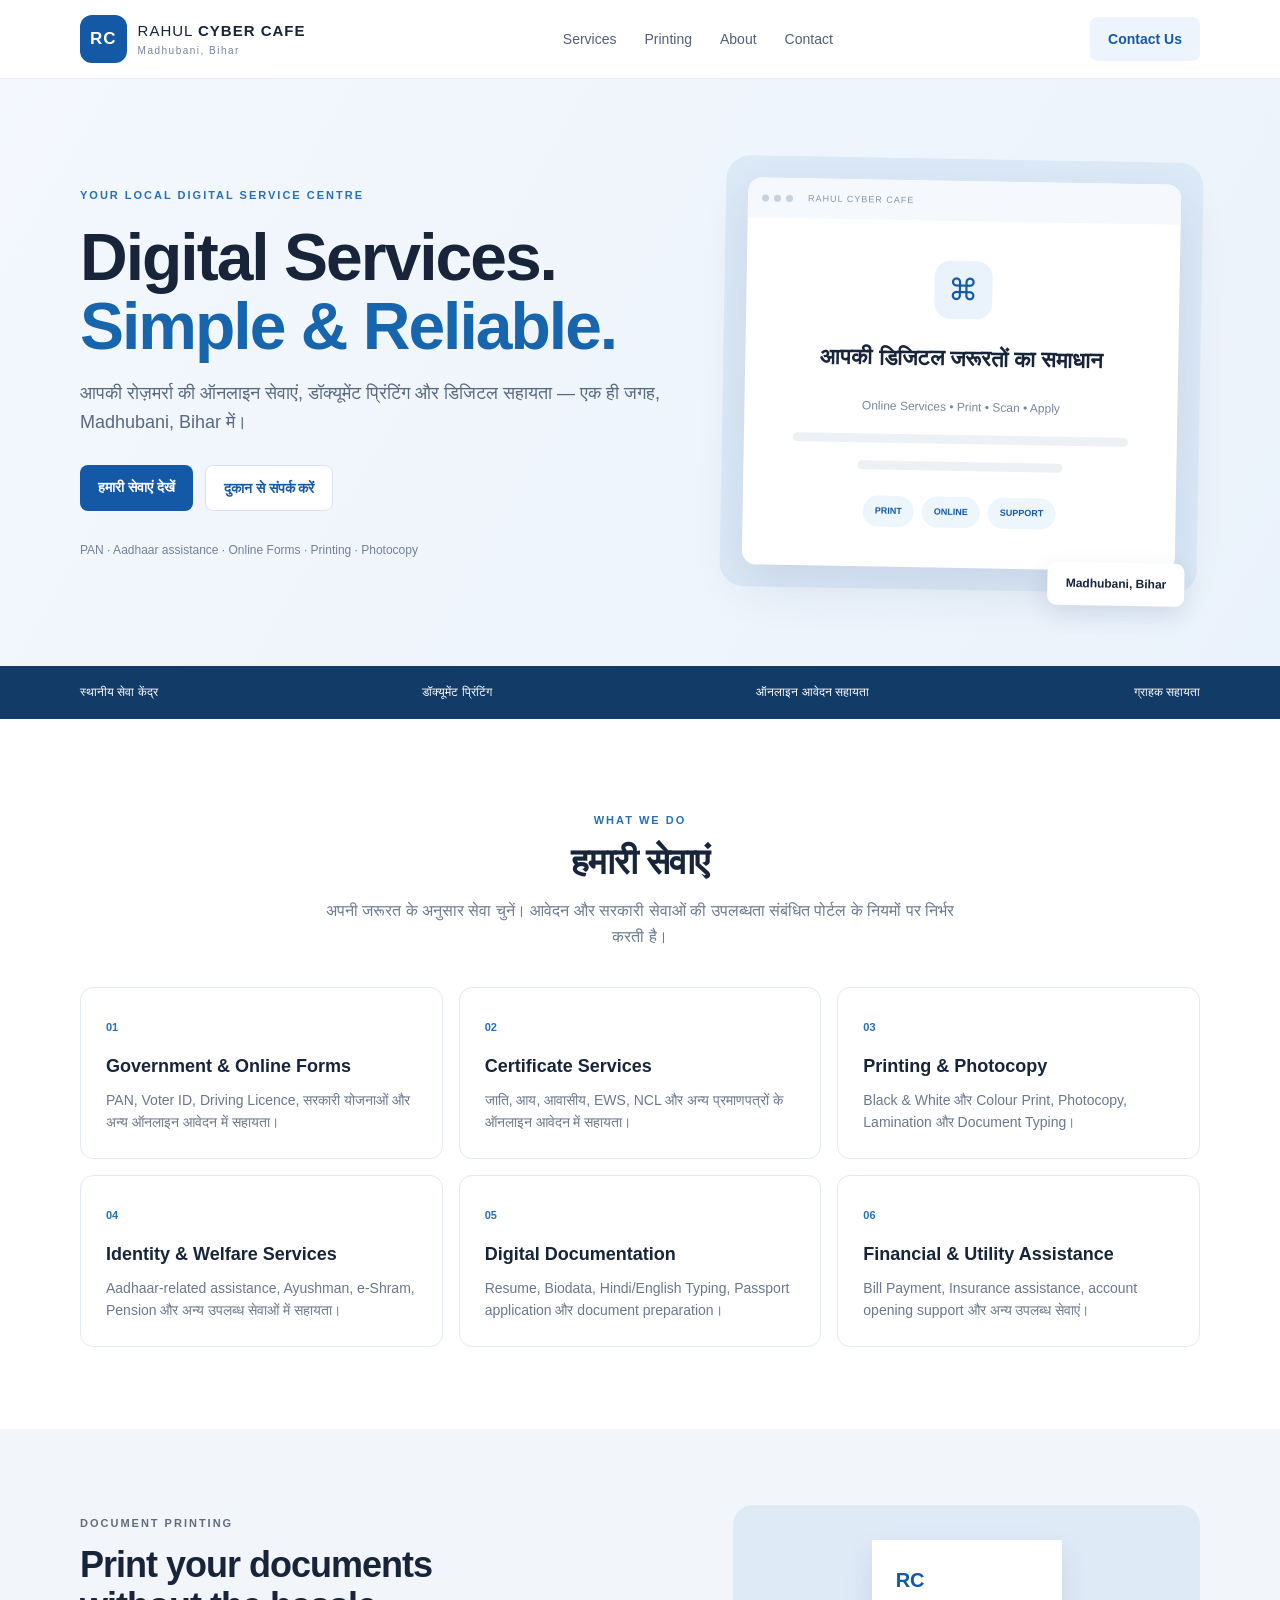
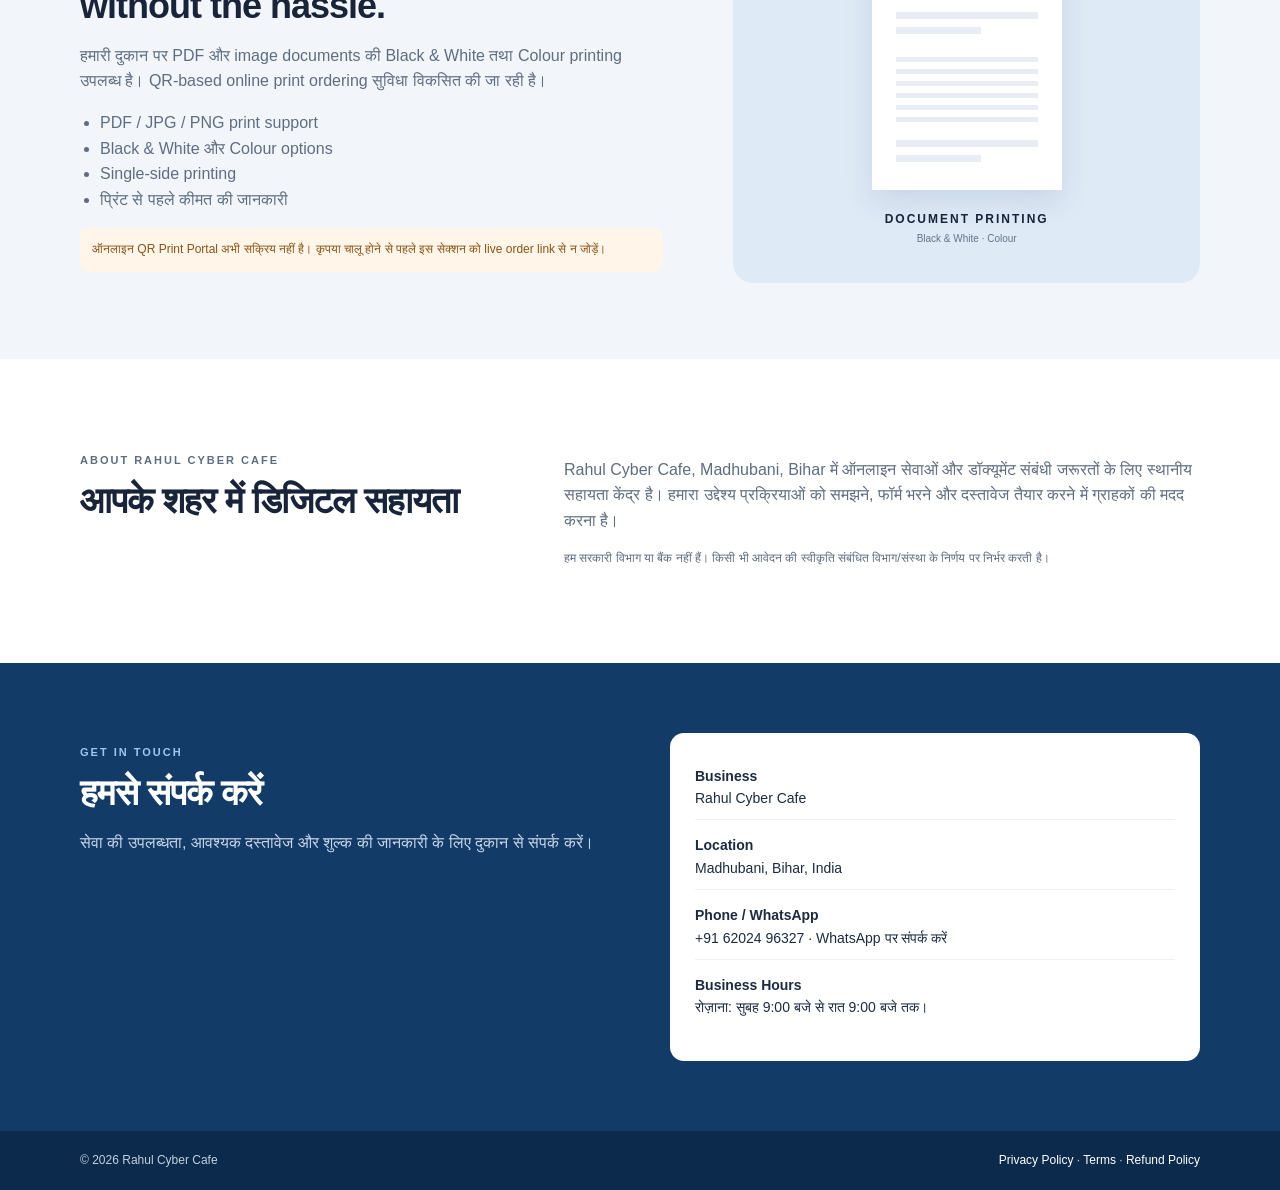
<file: index.html>
<!doctype html>
<html lang="hi">
<head>
<meta charset="utf-8"><meta name="viewport" content="width=device-width,initial-scale=1">
<meta name="description" content="Rahul Cyber Cafe, Madhubani Bihar — online form services, document printing, photocopy, scanning, PAN, Aadhaar and more.">
<title>Rahul Cyber Cafe | Madhubani, Bihar</title>
<link rel="stylesheet" href="style.css">
</head>
<body>
<header class="top"><div class="wrap nav">
<a class="brand" href="#"><span class="mark">RC</span><span>RAHUL <b>CYBER CAFE</b><small>Madhubani, Bihar</small></span></a>
<nav><a href="#services">Services</a><a href="#printing">Printing</a><a href="#about">About</a><a href="#contact">Contact</a></nav>
<a class="navbtn" href="#contact">Contact Us</a>
</div></header>
<main>
<section class="hero"><div class="wrap hero-grid">
<div><p class="eyebrow">YOUR LOCAL DIGITAL SERVICE CENTRE</p><h1>Digital Services.<br><em>Simple & Reliable.</em></h1>
<p class="lead">आपकी रोज़मर्रा की ऑनलाइन सेवाएं, डॉक्यूमेंट प्रिंटिंग और डिजिटल सहायता — एक ही जगह, Madhubani, Bihar में।</p>
<div class="actions"><a class="btn primary" href="#services">हमारी सेवाएं देखें</a><a class="btn secondary" href="#contact">दुकान से संपर्क करें</a></div>
<p class="trust">PAN · Aadhaar assistance · Online Forms · Printing · Photocopy</p></div>
<div class="hero-card"><div class="screen"><div class="screen-top"><i></i><i></i><i></i><span>RAHUL CYBER CAFE</span></div><div class="screen-content"><div class="screen-icon">⌘</div><h3>आपकी डिजिटल जरूरतों का समाधान</h3><p>Online Services • Print • Scan • Apply</p><div class="screen-line"></div><div class="screen-line short"></div><div class="screen-pills"><b>PRINT</b><b>ONLINE</b><b>SUPPORT</b></div></div></div><div class="float-tag">Madhubani, Bihar</div></div>
</div></section>
<section class="strip"><div class="wrap strip-grid"><span>स्थानीय सेवा केंद्र</span><span>डॉक्यूमेंट प्रिंटिंग</span><span>ऑनलाइन आवेदन सहायता</span><span>ग्राहक सहायता</span></div></section>
<section id="services" class="section wrap"><div class="section-head"><p class="eyebrow">WHAT WE DO</p><h2>हमारी सेवाएं</h2><p>अपनी जरूरत के अनुसार सेवा चुनें। आवेदन और सरकारी सेवाओं की उपलब्धता संबंधित पोर्टल के नियमों पर निर्भर करती है।</p></div>
<div class="cards">
<article class="service"><span>01</span><h3>Government & Online Forms</h3><p>PAN, Voter ID, Driving Licence, सरकारी योजनाओं और अन्य ऑनलाइन आवेदन में सहायता।</p></article>
<article class="service"><span>02</span><h3>Certificate Services</h3><p>जाति, आय, आवासीय, EWS, NCL और अन्य प्रमाणपत्रों के ऑनलाइन आवेदन में सहायता।</p></article>
<article class="service"><span>03</span><h3>Printing & Photocopy</h3><p>Black & White और Colour Print, Photocopy, Lamination और Document Typing।</p></article>
<article class="service"><span>04</span><h3>Identity & Welfare Services</h3><p>Aadhaar-related assistance, Ayushman, e-Shram, Pension और अन्य उपलब्ध सेवाओं में सहायता।</p></article>
<article class="service"><span>05</span><h3>Digital Documentation</h3><p>Resume, Biodata, Hindi/English Typing, Passport application और document preparation।</p></article>
<article class="service"><span>06</span><h3>Financial & Utility Assistance</h3><p>Bill Payment, Insurance assistance, account opening support और अन्य उपलब्ध सेवाएं।</p></article>
</div></section>
<section id="printing" class="print-section"><div class="wrap print-grid"><div><p class="eyebrow">DOCUMENT PRINTING</p><h2>Print your documents<br>without the hassle.</h2><p>हमारी दुकान पर PDF और image documents की Black & White तथा Colour printing उपलब्ध है। QR-based online print ordering सुविधा विकसित की जा रही है।</p><ul><li>PDF / JPG / PNG print support</li><li>Black & White और Colour options</li><li>Single-side printing</li><li>प्रिंट से पहले कीमत की जानकारी</li></ul><p class="notice">ऑनलाइन QR Print Portal अभी सक्रिय नहीं है। कृपया चालू होने से पहले इस सेक्शन को live order link से न जोड़ें।</p></div><div class="print-box"><div class="paper"><div class="paper-logo">RC</div><div class="paper-lines"></div><div class="paper-lines small"></div><div class="paper-grid"></div><div class="paper-lines"></div><div class="paper-lines small"></div></div><div class="print-caption">DOCUMENT PRINTING<br><small>Black & White · Colour</small></div></div></div></section>
<section id="about" class="section wrap about"><div><p class="eyebrow">ABOUT RAHUL CYBER CAFE</p><h2>आपके शहर में डिजिटल सहायता</h2></div><div><p>Rahul Cyber Cafe, Madhubani, Bihar में ऑनलाइन सेवाओं और डॉक्यूमेंट संबंधी जरूरतों के लिए स्थानीय सहायता केंद्र है। हमारा उद्देश्य प्रक्रियाओं को समझने, फॉर्म भरने और दस्तावेज तैयार करने में ग्राहकों की मदद करना है।</p><p class="small">हम सरकारी विभाग या बैंक नहीं हैं। किसी भी आवेदन की स्वीकृति संबंधित विभाग/संस्था के निर्णय पर निर्भर करती है।</p></div></section>
<section id="contact" class="contact"><div class="wrap contact-grid"><div><p class="eyebrow">GET IN TOUCH</p><h2>हमसे संपर्क करें</h2><p>सेवा की उपलब्धता, आवश्यक दस्तावेज और शुल्क की जानकारी के लिए दुकान से संपर्क करें।</p></div><div class="contact-card"><p><b>Business</b><br>Rahul Cyber Cafe</p><p><b>Location</b><br>Madhubani, Bihar, India</p><p><b>Phone / WhatsApp</b><br><a href="tel:+916202496327">+91 62024 96327</a> · <a href="https://wa.me/916202496327" target="_blank" rel="noopener">WhatsApp पर संपर्क करें</a></p><p><b>Business Hours</b><br>रोज़ाना: सुबह 9:00 बजे से रात 9:00 बजे तक।</p></div></div></section>
</main>
<footer><div class="wrap foot"><span>© <span id="year"></span> Rahul Cyber Cafe</span><span><a href="privacy.html">Privacy Policy</a> · <a href="terms.html">Terms</a> · <a href="refund.html">Refund Policy</a></span></div></footer>
<script>document.getElementById('year').textContent=new Date().getFullYear()</script>
</body></html>
</file>
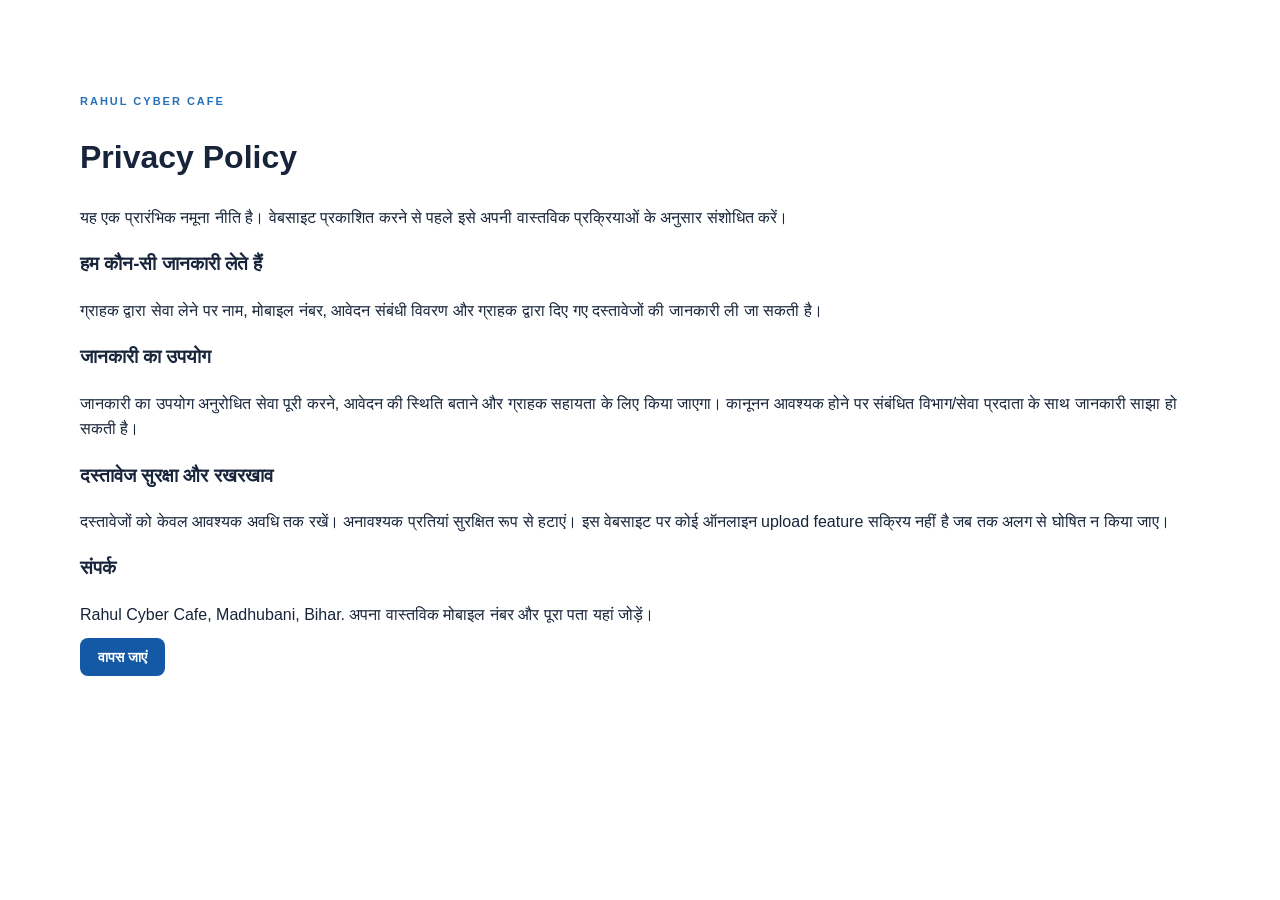
<file: privacy.html>
<!doctype html><html lang="hi"><meta charset="utf-8"><meta name="viewport" content="width=device-width,initial-scale=1"><title>Privacy Policy | Rahul Cyber Cafe</title><link rel="stylesheet" href="style.css"><body><main class="wrap section"><p class="eyebrow">RAHUL CYBER CAFE</p><h1>Privacy Policy</h1><p>यह एक प्रारंभिक नमूना नीति है। वेबसाइट प्रकाशित करने से पहले इसे अपनी वास्तविक प्रक्रियाओं के अनुसार संशोधित करें।</p><h3>हम कौन-सी जानकारी लेते हैं</h3><p>ग्राहक द्वारा सेवा लेने पर नाम, मोबाइल नंबर, आवेदन संबंधी विवरण और ग्राहक द्वारा दिए गए दस्तावेजों की जानकारी ली जा सकती है।</p><h3>जानकारी का उपयोग</h3><p>जानकारी का उपयोग अनुरोधित सेवा पूरी करने, आवेदन की स्थिति बताने और ग्राहक सहायता के लिए किया जाएगा। कानूनन आवश्यक होने पर संबंधित विभाग/सेवा प्रदाता के साथ जानकारी साझा हो सकती है।</p><h3>दस्तावेज सुरक्षा और रखरखाव</h3><p>दस्तावेजों को केवल आवश्यक अवधि तक रखें। अनावश्यक प्रतियां सुरक्षित रूप से हटाएं। इस वेबसाइट पर कोई ऑनलाइन upload feature सक्रिय नहीं है जब तक अलग से घोषित न किया जाए।</p><h3>संपर्क</h3><p>Rahul Cyber Cafe, Madhubani, Bihar. अपना वास्तविक मोबाइल नंबर और पूरा पता यहां जोड़ें।</p><a class="btn primary" href="index.html">वापस जाएं</a></main></body></html>
</file>
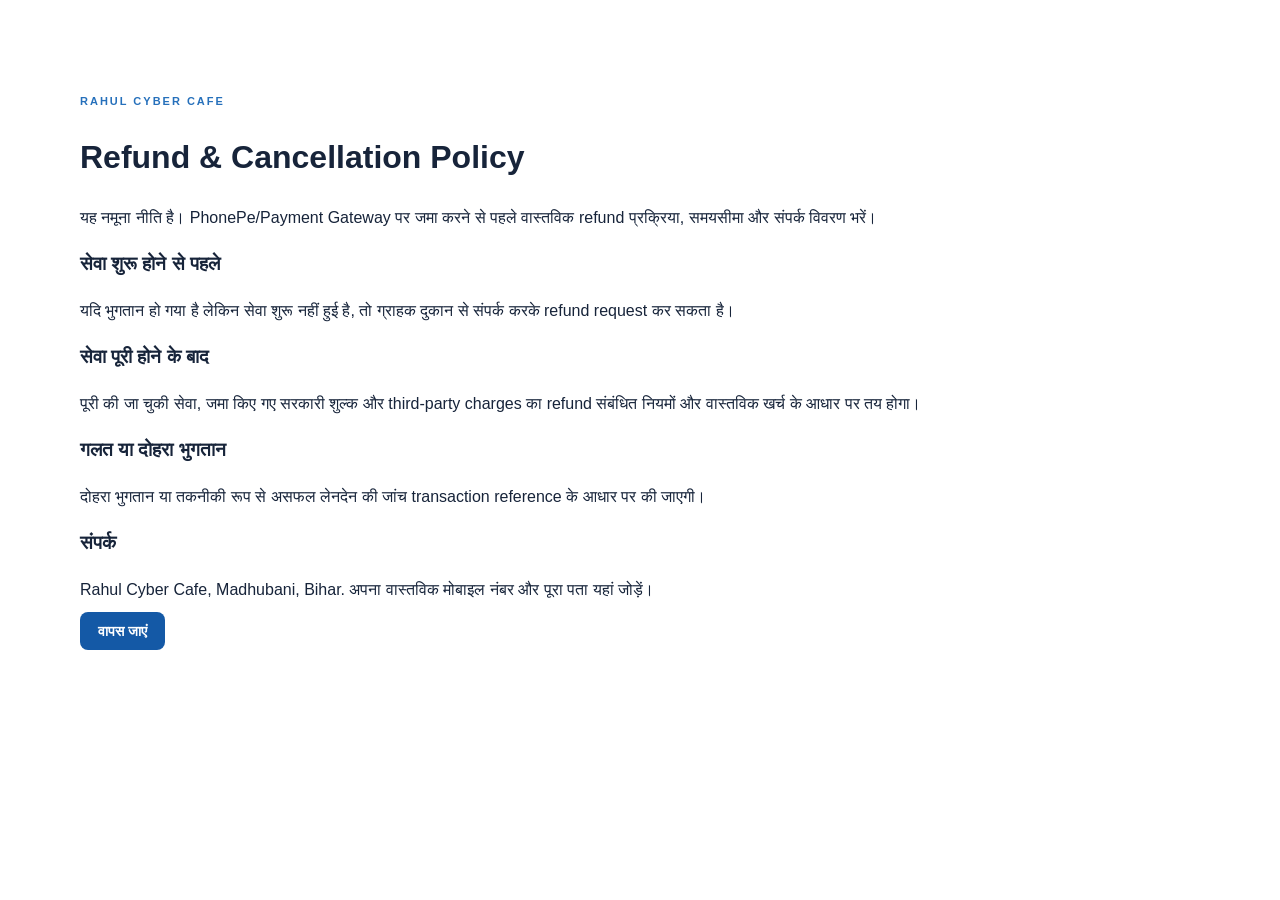
<file: refund.html>
<!doctype html><html lang="hi"><meta charset="utf-8"><meta name="viewport" content="width=device-width,initial-scale=1"><title>Refund Policy | Rahul Cyber Cafe</title><link rel="stylesheet" href="style.css"><body><main class="wrap section"><p class="eyebrow">RAHUL CYBER CAFE</p><h1>Refund & Cancellation Policy</h1><p>यह नमूना नीति है। PhonePe/Payment Gateway पर जमा करने से पहले वास्तविक refund प्रक्रिया, समयसीमा और संपर्क विवरण भरें।</p><h3>सेवा शुरू होने से पहले</h3><p>यदि भुगतान हो गया है लेकिन सेवा शुरू नहीं हुई है, तो ग्राहक दुकान से संपर्क करके refund request कर सकता है।</p><h3>सेवा पूरी होने के बाद</h3><p>पूरी की जा चुकी सेवा, जमा किए गए सरकारी शुल्क और third-party charges का refund संबंधित नियमों और वास्तविक खर्च के आधार पर तय होगा।</p><h3>गलत या दोहरा भुगतान</h3><p>दोहरा भुगतान या तकनीकी रूप से असफल लेनदेन की जांच transaction reference के आधार पर की जाएगी।</p><h3>संपर्क</h3><p>Rahul Cyber Cafe, Madhubani, Bihar. अपना वास्तविक मोबाइल नंबर और पूरा पता यहां जोड़ें।</p><a class="btn primary" href="index.html">वापस जाएं</a></main></body></html>
</file>
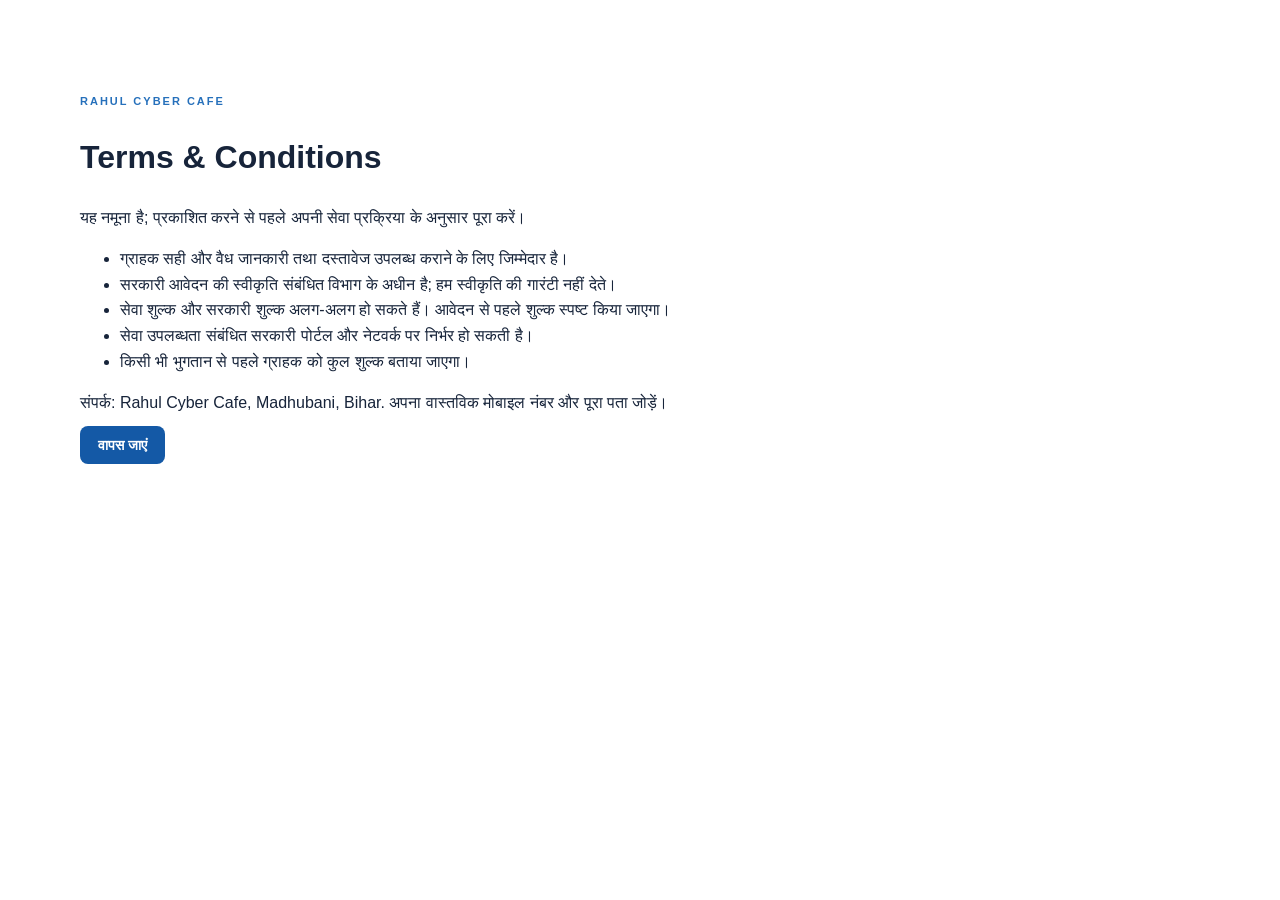
<file: terms.html>
<!doctype html><html lang="hi"><meta charset="utf-8"><meta name="viewport" content="width=device-width,initial-scale=1"><title>Terms | Rahul Cyber Cafe</title><link rel="stylesheet" href="style.css"><body><main class="wrap section"><p class="eyebrow">RAHUL CYBER CAFE</p><h1>Terms & Conditions</h1><p>यह नमूना है; प्रकाशित करने से पहले अपनी सेवा प्रक्रिया के अनुसार पूरा करें।</p><ul><li>ग्राहक सही और वैध जानकारी तथा दस्तावेज उपलब्ध कराने के लिए जिम्मेदार है।</li><li>सरकारी आवेदन की स्वीकृति संबंधित विभाग के अधीन है; हम स्वीकृति की गारंटी नहीं देते।</li><li>सेवा शुल्क और सरकारी शुल्क अलग-अलग हो सकते हैं। आवेदन से पहले शुल्क स्पष्ट किया जाएगा।</li><li>सेवा उपलब्धता संबंधित सरकारी पोर्टल और नेटवर्क पर निर्भर हो सकती है।</li><li>किसी भी भुगतान से पहले ग्राहक को कुल शुल्क बताया जाएगा।</li></ul><p>संपर्क: Rahul Cyber Cafe, Madhubani, Bihar. अपना वास्तविक मोबाइल नंबर और पूरा पता जोड़ें।</p><a class="btn primary" href="index.html">वापस जाएं</a></main></body></html>
</file>
<file: style.css>
*{box-sizing:border-box}html{scroll-behavior:smooth}body{margin:0;color:#17243a;font-family:Inter,Arial,sans-serif;line-height:1.6}a{color:inherit;text-decoration:none}.wrap{width:min(1120px,calc(100% - 40px));margin:auto}.top{background:#fff;border-bottom:1px solid #e8edf4;position:sticky;top:0;z-index:5}.nav{height:78px;display:flex;align-items:center;justify-content:space-between}.brand{display:flex;align-items:center;gap:11px;font-size:15px;letter-spacing:1px}.brand small{display:block;font-size:10px;letter-spacing:1.5px;color:#77849a}.mark{background:#1459a6;color:white;border-radius:12px;padding:10px;font-weight:800;font-size:17px}nav{display:flex;gap:28px;color:#526078;font-size:14px}.navbtn,.btn{padding:11px 18px;border-radius:8px;font-weight:700;font-size:14px}.navbtn{background:#edf4fc;color:#1459a6}.hero{background:linear-gradient(120deg,#f4f8fd,#eaf2fb);padding:80px 0 76px;overflow:hidden}.hero-grid{display:grid;grid-template-columns:1.1fr .9fr;align-items:center;gap:60px}.eyebrow{color:#2670bb;font-size:11px;font-weight:800;letter-spacing:2px}.hero h1{font-size:clamp(42px,6vw,66px);line-height:1.05;letter-spacing:-2px;margin:18px 0}.hero h1 em{font-style:normal;color:#1765ad}.lead{font-size:18px;color:#596981;max-width:600px}.actions{display:flex;gap:12px;margin:28px 0}.btn.primary{background:#1459a6;color:white}.btn.secondary{background:white;color:#1459a6;border:1px solid #d9e4f0}.trust{font-size:12px;color:#738198;margin-top:30px}.hero-card{position:relative;padding:22px;background:#dce9f7;border-radius:24px;transform:rotate(1deg)}.screen{background:#fff;border-radius:14px;overflow:hidden;box-shadow:0 20px 50px #183a621c}.screen-top{height:40px;background:#f5f8fc;display:flex;align-items:center;gap:5px;padding:0 14px;color:#8794a7;font-size:9px;letter-spacing:1px}.screen-top i{width:7px;height:7px;border-radius:50%;background:#c5d2e2}.screen-top span{margin-left:10px}.screen-content{padding:40px 30px;text-align:center}.screen-icon{margin:auto;width:58px;height:58px;background:#eaf3fc;color:#1459a6;border-radius:16px;display:grid;place-items:center;font-size:30px}.screen-content h3{font-size:22px}.screen-content p{font-size:12px;color:#78879c}.screen-line{height:9px;background:#edf1f6;border-radius:5px;margin:18px auto;width:90%}.screen-line.short{width:55%;margin-top:8px}.screen-pills{display:flex;justify-content:center;gap:8px;margin-top:26px}.screen-pills b{font-size:9px;color:#1459a6;background:#edf5fd;padding:8px 12px;border-radius:20px}.float-tag{position:absolute;bottom:-13px;right:12px;background:#fff;padding:12px 18px;border-radius:9px;box-shadow:0 8px 25px #183a621c;font-size:12px;font-weight:700}.strip{background:#123b68;color:#fff}.strip-grid{display:flex;justify-content:space-between;gap:20px;padding:17px 0;font-size:12px}.section{padding:82px 0}.section-head{text-align:center;max-width:650px;margin:0 auto 38px}.section h2,.print-section h2,.contact h2{font-size:36px;line-height:1.15;margin:8px 0 14px;letter-spacing:-1px}.section-head>p:last-child{color:#6c7a90}.cards{display:grid;grid-template-columns:repeat(3,1fr);gap:16px}.service{padding:25px;border:1px solid #e4eaf1;border-radius:13px;background:#fff}.service>span{font-size:11px;color:#2670bb;font-weight:800}.service h3{font-size:18px;margin:13px 0 8px}.service p{font-size:14px;color:#6b788c;margin:0}.print-section{background:#f2f6fb;padding:75px 0}.print-grid{display:grid;grid-template-columns:1fr .8fr;align-items:center;gap:70px}.print-grid p,.print-grid li{color:#5e6d82}.print-grid ul{padding-left:20px}.notice{font-size:12px;background:#fff5e8;padding:12px;border-radius:8px;color:#8b5415!important}.print-box{background:#dfeaf7;border-radius:20px;padding:35px;text-align:center}.paper{background:white;width:190px;height:250px;margin:auto;padding:24px;box-shadow:0 12px 28px #17375a1c;text-align:left}.paper-logo{font-size:20px;font-weight:900;color:#1459a6}.paper-lines{height:7px;background:#e8edf3;margin:16px 0}.paper-lines.small{width:60%;margin-top:-8px}.paper-grid{height:70px;background:repeating-linear-gradient(0deg,#e8edf3 0 5px,transparent 5px 12px);margin:18px 0}.print-caption{font-size:12px;font-weight:800;letter-spacing:2px;margin-top:20px}.print-caption small{font-weight:400;letter-spacing:0;color:#63748b}.about{display:grid;grid-template-columns:.8fr 1.2fr;gap:60px}.about p{color:#5f6d82}.small{font-size:12px}.contact{background:#123b68;color:white;padding:70px 0}.contact .eyebrow{color:#9bc8f5}.contact-grid{display:grid;grid-template-columns:1fr 1fr;gap:60px}.contact-grid>div:first-child p:not(.eyebrow){color:#c8d6e7}.contact-card{background:#fff;color:#1c2b42;border-radius:14px;padding:18px 25px}.contact-card p{border-bottom:1px solid #edf0f4;padding-bottom:10px;font-size:14px}.contact-card p:last-child{border:0}.placeholder{color:#a35b20}footer{background:#0c2a4b;color:#c2d0df;padding:20px 0;font-size:12px}.foot{display:flex;justify-content:space-between;gap:20px}footer a{color:#fff}@media(max-width:800px){nav{display:none}.hero-grid,.print-grid,.about,.contact-grid{grid-template-columns:1fr;gap:35px}.hero{padding:55px 0}.hero-card{max-width:500px;margin:auto}.cards{grid-template-columns:repeat(2,1fr)}.strip-grid{flex-wrap:wrap}.section{padding:60px 0}}@media(max-width:520px){.cards{grid-template-columns:1fr}.hero h1{font-size:44px}.actions{flex-direction:column}.btn{text-align:center}.foot{flex-direction:column}.section h2,.print-section h2,.contact h2{font-size:30px}}
</file>
